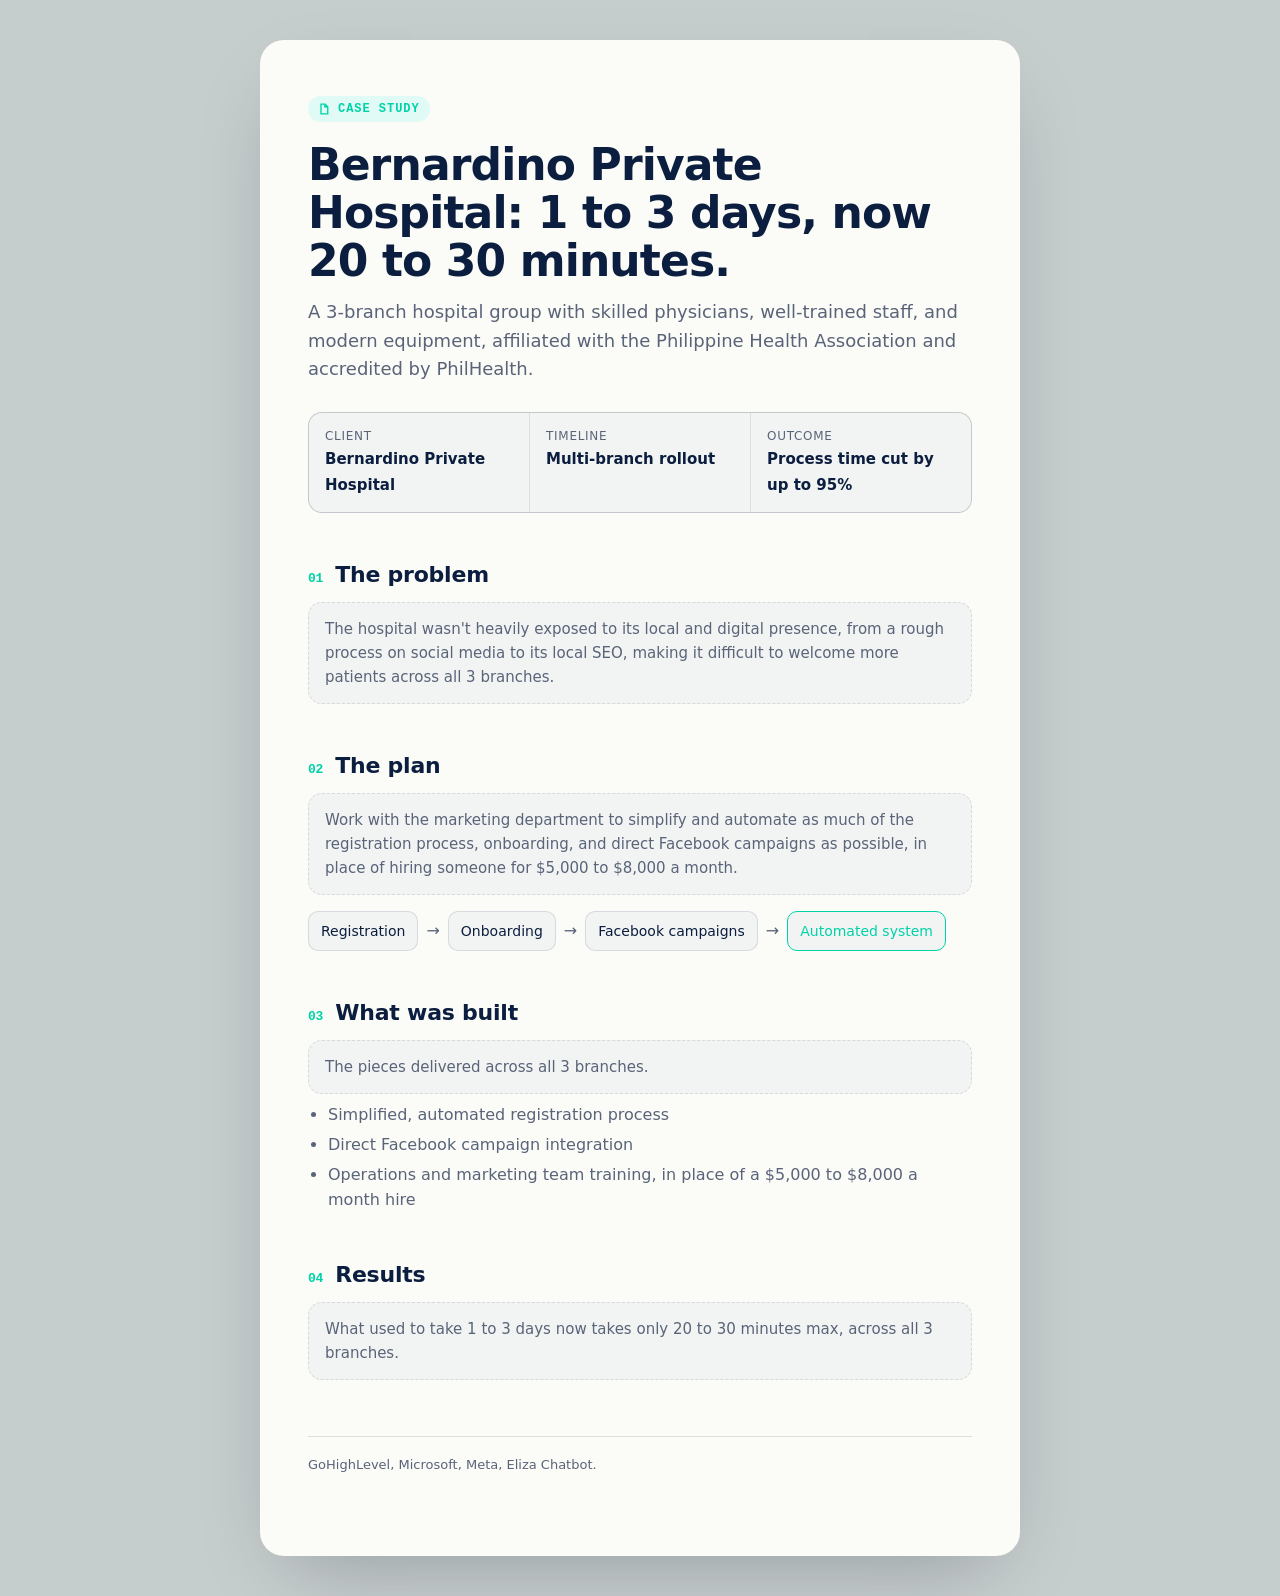
<file: public/placeholders/bernardino-case-study.html>
<!doctype html>
<html lang="en">
<head>
<meta charset="utf-8">
<meta name="viewport" content="width=device-width, initial-scale=1">
<title>Bernardino Private Hospital - Case study</title>
<meta name="robots" content="noindex">
<style>
  :root {
    --page: #c6cdcd;
    --paper: #fbfbf7;
    --ink: #0b1e3f;
    --muted: #5a6479;
    --line: rgba(11, 30, 63, 0.12);
    --tint: #f2f4f3;
    --accent: #00d2a8;
    --accent-soft: #e0faf5;
    --radius: 14px;
  }
  @media (prefers-color-scheme: dark) {
    :root {
      --page: #070b14;
      --paper: #0b1120;
      --ink: #edf0f6;
      --muted: #a2a6b4;
      --line: rgba(255, 255, 255, 0.09);
      --tint: #161e30;
      --accent-soft: #001511;
    }
  }
  * { box-sizing: border-box; }
  html, body { margin: 0; }
  body {
    background: var(--page);
    color: var(--ink);
    font: 16px/1.6 ui-sans-serif, system-ui, -apple-system, "Segoe UI", sans-serif;
    -webkit-font-smoothing: antialiased;
  }
  .doc {
    max-width: 760px; margin: 40px auto; padding: 56px 48px 80px;
    background: var(--paper); border-radius: 24px;
    box-shadow: 0 30px 80px -30px rgba(6, 12, 26, 0.28);
  }
  @media (max-width: 680px) {
    .doc { margin: 0; border-radius: 0; padding: 40px 20px 60px; box-shadow: none; }
  }
  .tag {
    display: inline-flex; align-items: center; gap: 8px;
    font: 600 12px/1 ui-monospace, SFMono-Regular, Menlo, monospace;
    letter-spacing: .08em; text-transform: uppercase;
    color: var(--accent); background: var(--accent-soft);
    padding: 7px 10px; border-radius: 999px;
  }
  .tag svg { width: 12px; height: 12px; }
  h1 { font-size: clamp(30px, 5vw, 44px); line-height: 1.1; letter-spacing: -.02em; margin: 18px 0 12px; }
  .lede { color: var(--muted); font-size: 18px; margin: 0 0 28px; max-width: 58ch; }
  .meta { display: grid; grid-template-columns: repeat(3, minmax(0, 1fr)); gap: 1px; background: var(--line); border: 1px solid var(--line); border-radius: var(--radius); overflow: hidden; margin-bottom: 44px; }
  .meta div { background: var(--tint); padding: 14px 16px; }
  .meta span { display: block; font-size: 12px; color: var(--muted); text-transform: uppercase; letter-spacing: .06em; }
  .meta b { font-weight: 600; font-size: 15px; }
  h2 { font-size: 22px; letter-spacing: -.01em; margin: 44px 0 10px; display: flex; gap: 12px; align-items: baseline; }
  h2 i { font: 600 13px/1 ui-monospace, SFMono-Regular, Menlo, monospace; font-style: normal; color: var(--accent); }
  p { margin: 0 0 12px; }
  .hint {
    border: 1px dashed var(--line); background: var(--tint);
    border-radius: var(--radius); padding: 14px 16px; color: var(--muted); font-size: 15px;
  }
  .flow { display: flex; flex-wrap: wrap; gap: 8px; margin: 16px 0 4px; }
  .flow span {
    border: 1px solid var(--line); background: var(--tint);
    border-radius: 10px; padding: 8px 12px; font-size: 14px; font-weight: 500;
  }
  .flow span.on { border-color: var(--accent); color: var(--accent); }
  .flow em { align-self: center; color: var(--muted); font-style: normal; }
  ul.list { padding-left: 20px; margin: 8px 0 0; color: var(--muted); }
  ul.list li { margin: 4px 0; }
  footer { margin-top: 56px; padding-top: 18px; border-top: 1px solid var(--line); color: var(--muted); font-size: 13px; }
  @media (max-width: 560px) { .meta { grid-template-columns: 1fr; } }
</style>
</head>
<body>
  <main class="doc">
    <span class="tag">
      <svg viewBox="0 0 16 16" fill="none" stroke="currentColor" stroke-width="1.8" aria-hidden="true"><path d="M4 1.5h5.5L13 5v9.5H4z"/><path d="M9 1.5V5h4"/></svg>
      <span>Case study</span>
    </span>
    <h1>Bernardino Private Hospital: 1 to 3 days, now 20 to 30 minutes.</h1>
    <p class="lede">A 3-branch hospital group with skilled physicians, well-trained staff, and modern equipment, affiliated with the Philippine Health Association and accredited by PhilHealth.</p>

    <div class="meta">
      <div><span>Client</span><b>Bernardino Private Hospital</b></div>
      <div><span>Timeline</span><b>Multi-branch rollout</b></div>
      <div><span>Outcome</span><b>Process time cut by up to 95%</b></div>
    </div>

    <h2><i>01</i>The problem</h2>
    <div class="hint">The hospital wasn't heavily exposed to its local and digital presence, from a rough process on social media to its local SEO, making it difficult to welcome more patients across all 3 branches.</div>

    <h2><i>02</i>The plan</h2>
    <p class="hint">Work with the marketing department to simplify and automate as much of the registration process, onboarding, and direct Facebook campaigns as possible, in place of hiring someone for $5,000 to $8,000 a month.</p>
    <div class="flow" aria-label="Example flow">
      <span>Registration</span><em>&rarr;</em>
      <span>Onboarding</span><em>&rarr;</em>
      <span>Facebook campaigns</span><em>&rarr;</em>
      <span class="on">Automated system</span>
    </div>

    <h2><i>03</i>What was built</h2>
    <div class="hint">The pieces delivered across all 3 branches.</div>
    <ul class="list">
      <li>Simplified, automated registration process</li>
      <li>Direct Facebook campaign integration</li>
      <li>Operations and marketing team training, in place of a $5,000 to $8,000 a month hire</li>
    </ul>

    <h2><i>04</i>Results</h2>
    <div class="hint">What used to take 1 to 3 days now takes only 20 to 30 minutes max, across all 3 branches.</div>

    <footer>GoHighLevel, Microsoft, Meta, Eliza Chatbot.</footer>
  </main>
</body>
</html>
</file>
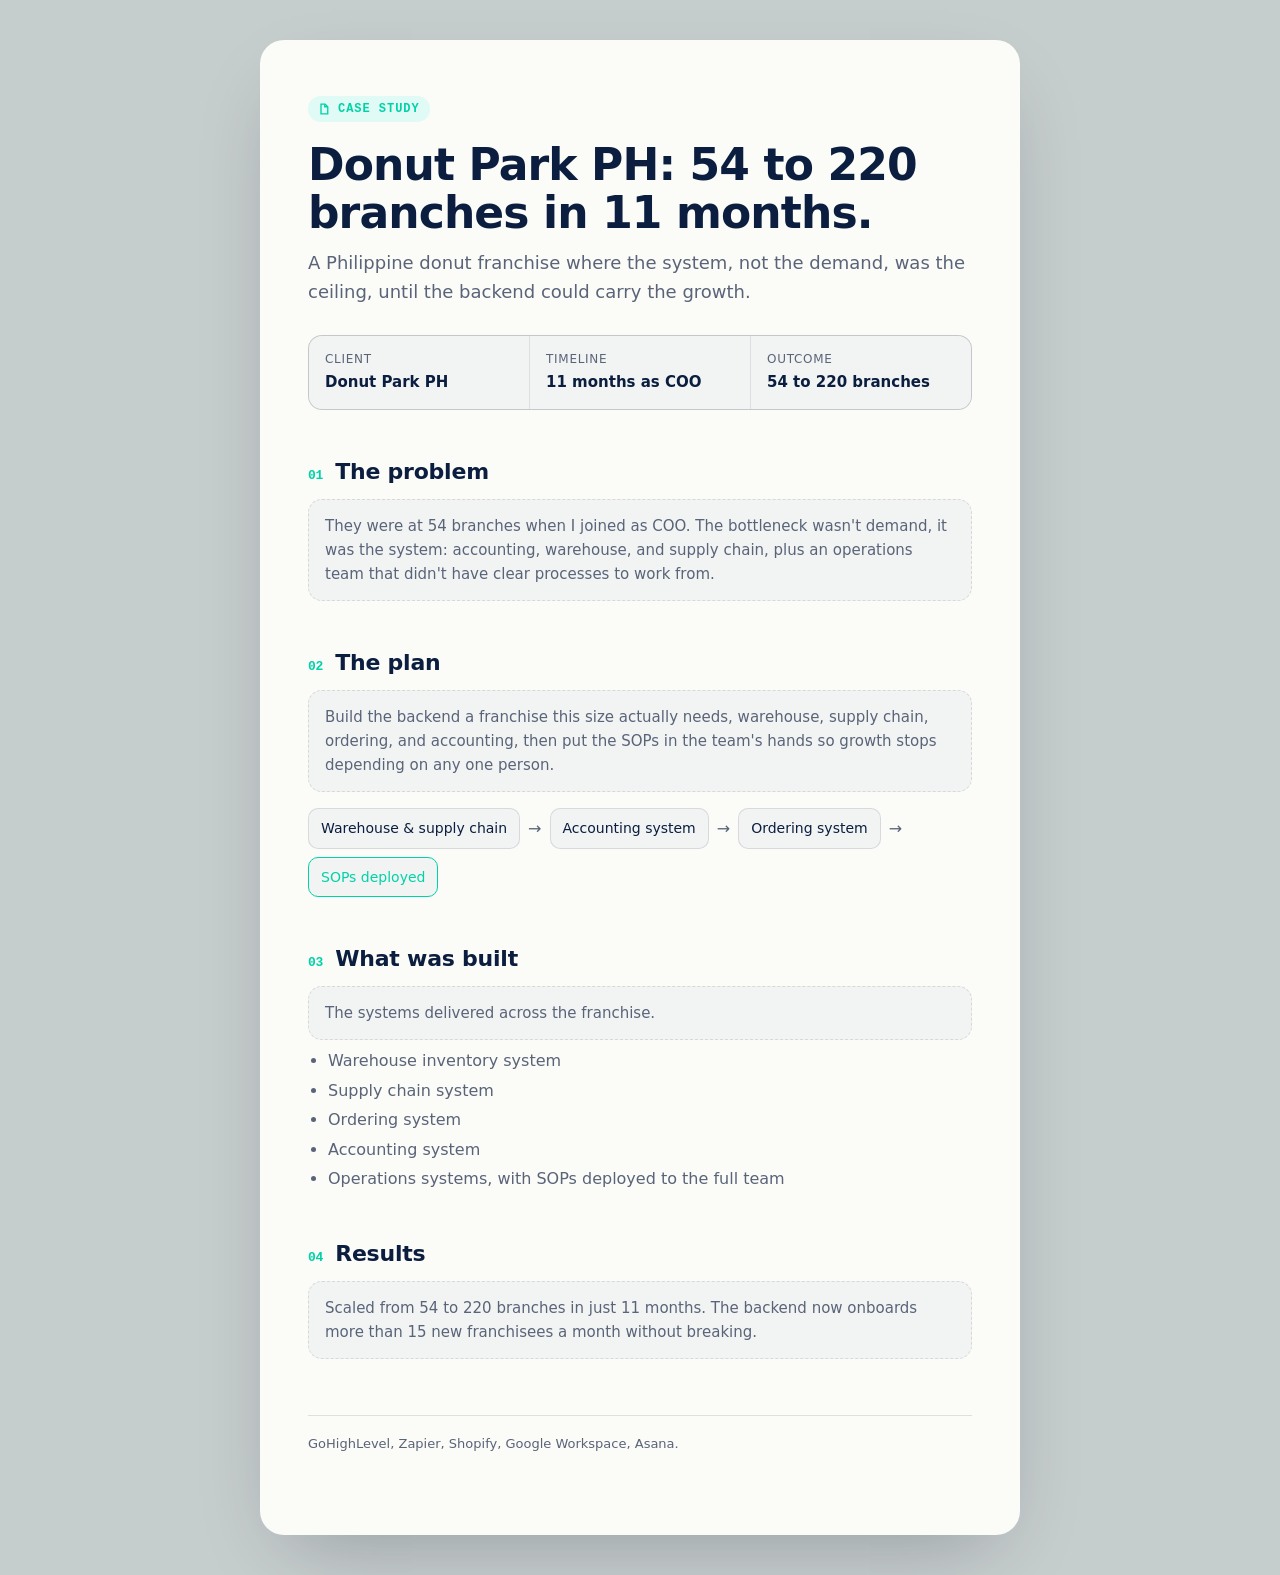
<file: public/placeholders/donut-park-case-study.html>
<!doctype html>
<html lang="en">
<head>
<meta charset="utf-8">
<meta name="viewport" content="width=device-width, initial-scale=1">
<title>Donut Park PH - Case study</title>
<meta name="robots" content="noindex">
<style>
  :root {
    --page: #c6cdcd;
    --paper: #fbfbf7;
    --ink: #0b1e3f;
    --muted: #5a6479;
    --line: rgba(11, 30, 63, 0.12);
    --tint: #f2f4f3;
    --accent: #00d2a8;
    --accent-soft: #e0faf5;
    --radius: 14px;
  }
  @media (prefers-color-scheme: dark) {
    :root {
      --page: #070b14;
      --paper: #0b1120;
      --ink: #edf0f6;
      --muted: #a2a6b4;
      --line: rgba(255, 255, 255, 0.09);
      --tint: #161e30;
      --accent-soft: #001511;
    }
  }
  * { box-sizing: border-box; }
  html, body { margin: 0; }
  body {
    background: var(--page);
    color: var(--ink);
    font: 16px/1.6 ui-sans-serif, system-ui, -apple-system, "Segoe UI", sans-serif;
    -webkit-font-smoothing: antialiased;
  }
  .doc {
    max-width: 760px; margin: 40px auto; padding: 56px 48px 80px;
    background: var(--paper); border-radius: 24px;
    box-shadow: 0 30px 80px -30px rgba(6, 12, 26, 0.28);
  }
  @media (max-width: 680px) {
    .doc { margin: 0; border-radius: 0; padding: 40px 20px 60px; box-shadow: none; }
  }
  .tag {
    display: inline-flex; align-items: center; gap: 8px;
    font: 600 12px/1 ui-monospace, SFMono-Regular, Menlo, monospace;
    letter-spacing: .08em; text-transform: uppercase;
    color: var(--accent); background: var(--accent-soft);
    padding: 7px 10px; border-radius: 999px;
  }
  .tag svg { width: 12px; height: 12px; }
  h1 { font-size: clamp(30px, 5vw, 44px); line-height: 1.1; letter-spacing: -.02em; margin: 18px 0 12px; }
  .lede { color: var(--muted); font-size: 18px; margin: 0 0 28px; max-width: 58ch; }
  .meta { display: grid; grid-template-columns: repeat(3, minmax(0, 1fr)); gap: 1px; background: var(--line); border: 1px solid var(--line); border-radius: var(--radius); overflow: hidden; margin-bottom: 44px; }
  .meta div { background: var(--tint); padding: 14px 16px; }
  .meta span { display: block; font-size: 12px; color: var(--muted); text-transform: uppercase; letter-spacing: .06em; }
  .meta b { font-weight: 600; font-size: 15px; }
  h2 { font-size: 22px; letter-spacing: -.01em; margin: 44px 0 10px; display: flex; gap: 12px; align-items: baseline; }
  h2 i { font: 600 13px/1 ui-monospace, SFMono-Regular, Menlo, monospace; font-style: normal; color: var(--accent); }
  p { margin: 0 0 12px; }
  .hint {
    border: 1px dashed var(--line); background: var(--tint);
    border-radius: var(--radius); padding: 14px 16px; color: var(--muted); font-size: 15px;
  }
  .flow { display: flex; flex-wrap: wrap; gap: 8px; margin: 16px 0 4px; }
  .flow span {
    border: 1px solid var(--line); background: var(--tint);
    border-radius: 10px; padding: 8px 12px; font-size: 14px; font-weight: 500;
  }
  .flow span.on { border-color: var(--accent); color: var(--accent); }
  .flow em { align-self: center; color: var(--muted); font-style: normal; }
  ul.list { padding-left: 20px; margin: 8px 0 0; color: var(--muted); }
  ul.list li { margin: 4px 0; }
  footer { margin-top: 56px; padding-top: 18px; border-top: 1px solid var(--line); color: var(--muted); font-size: 13px; }
  @media (max-width: 560px) { .meta { grid-template-columns: 1fr; } }
</style>
</head>
<body>
  <main class="doc">
    <span class="tag">
      <svg viewBox="0 0 16 16" fill="none" stroke="currentColor" stroke-width="1.8" aria-hidden="true"><path d="M4 1.5h5.5L13 5v9.5H4z"/><path d="M9 1.5V5h4"/></svg>
      <span>Case study</span>
    </span>
    <h1>Donut Park PH: 54 to 220 branches in 11 months.</h1>
    <p class="lede">A Philippine donut franchise where the system, not the demand, was the ceiling, until the backend could carry the growth.</p>

    <div class="meta">
      <div><span>Client</span><b>Donut Park PH</b></div>
      <div><span>Timeline</span><b>11 months as COO</b></div>
      <div><span>Outcome</span><b>54 to 220 branches</b></div>
    </div>

    <h2><i>01</i>The problem</h2>
    <div class="hint">They were at 54 branches when I joined as COO. The bottleneck wasn't demand, it was the system: accounting, warehouse, and supply chain, plus an operations team that didn't have clear processes to work from.</div>

    <h2><i>02</i>The plan</h2>
    <p class="hint">Build the backend a franchise this size actually needs, warehouse, supply chain, ordering, and accounting, then put the SOPs in the team's hands so growth stops depending on any one person.</p>
    <div class="flow" aria-label="Example flow">
      <span>Warehouse & supply chain</span><em>&rarr;</em>
      <span>Accounting system</span><em>&rarr;</em>
      <span>Ordering system</span><em>&rarr;</em>
      <span class="on">SOPs deployed</span>
    </div>

    <h2><i>03</i>What was built</h2>
    <div class="hint">The systems delivered across the franchise.</div>
    <ul class="list">
      <li>Warehouse inventory system</li>
      <li>Supply chain system</li>
      <li>Ordering system</li>
      <li>Accounting system</li>
      <li>Operations systems, with SOPs deployed to the full team</li>
    </ul>

    <h2><i>04</i>Results</h2>
    <div class="hint">Scaled from 54 to 220 branches in just 11 months. The backend now onboards more than 15 new franchisees a month without breaking.</div>

    <footer>GoHighLevel, Zapier, Shopify, Google Workspace, Asana.</footer>
  </main>
</body>
</html>
</file>
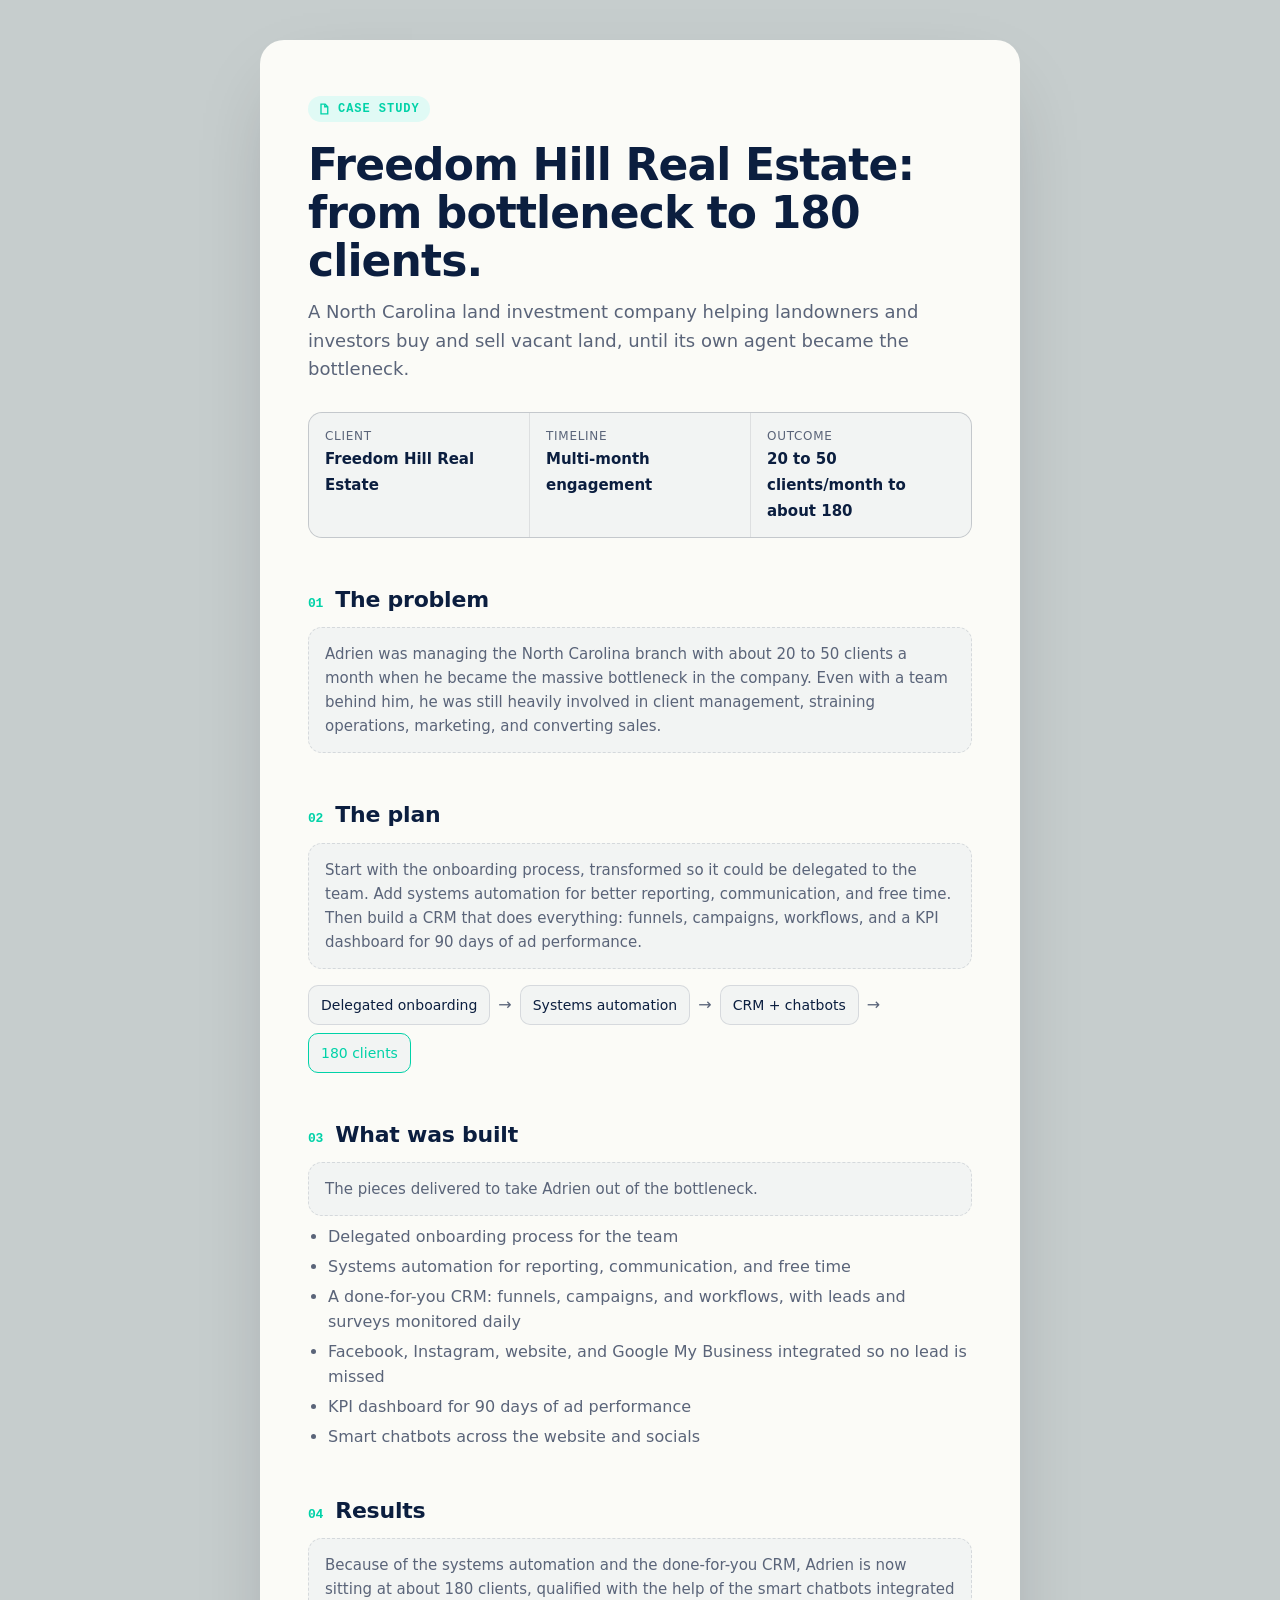
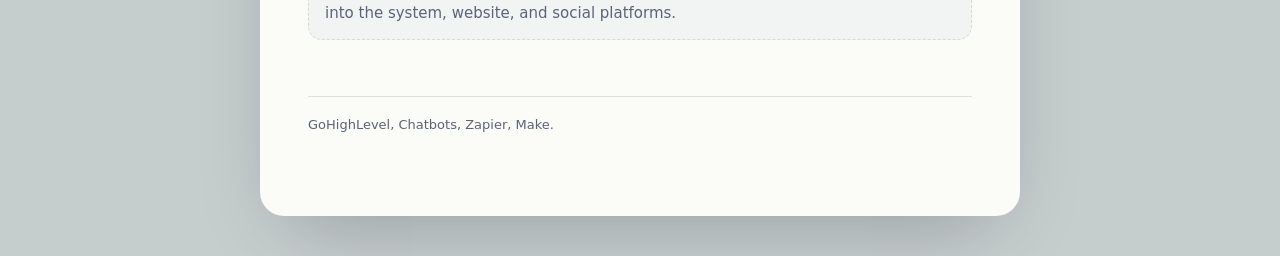
<file: public/placeholders/freedom-hill-case-study.html>
<!doctype html>
<html lang="en">
<head>
<meta charset="utf-8">
<meta name="viewport" content="width=device-width, initial-scale=1">
<title>Freedom Hill Real Estate - Case study</title>
<meta name="robots" content="noindex">
<style>
  :root {
    --page: #c6cdcd;
    --paper: #fbfbf7;
    --ink: #0b1e3f;
    --muted: #5a6479;
    --line: rgba(11, 30, 63, 0.12);
    --tint: #f2f4f3;
    --accent: #00d2a8;
    --accent-soft: #e0faf5;
    --radius: 14px;
  }
  @media (prefers-color-scheme: dark) {
    :root {
      --page: #070b14;
      --paper: #0b1120;
      --ink: #edf0f6;
      --muted: #a2a6b4;
      --line: rgba(255, 255, 255, 0.09);
      --tint: #161e30;
      --accent-soft: #001511;
    }
  }
  * { box-sizing: border-box; }
  html, body { margin: 0; }
  body {
    background: var(--page);
    color: var(--ink);
    font: 16px/1.6 ui-sans-serif, system-ui, -apple-system, "Segoe UI", sans-serif;
    -webkit-font-smoothing: antialiased;
  }
  .doc {
    max-width: 760px; margin: 40px auto; padding: 56px 48px 80px;
    background: var(--paper); border-radius: 24px;
    box-shadow: 0 30px 80px -30px rgba(6, 12, 26, 0.28);
  }
  @media (max-width: 680px) {
    .doc { margin: 0; border-radius: 0; padding: 40px 20px 60px; box-shadow: none; }
  }
  .tag {
    display: inline-flex; align-items: center; gap: 8px;
    font: 600 12px/1 ui-monospace, SFMono-Regular, Menlo, monospace;
    letter-spacing: .08em; text-transform: uppercase;
    color: var(--accent); background: var(--accent-soft);
    padding: 7px 10px; border-radius: 999px;
  }
  .tag svg { width: 12px; height: 12px; }
  h1 { font-size: clamp(30px, 5vw, 44px); line-height: 1.1; letter-spacing: -.02em; margin: 18px 0 12px; }
  .lede { color: var(--muted); font-size: 18px; margin: 0 0 28px; max-width: 58ch; }
  .meta { display: grid; grid-template-columns: repeat(3, minmax(0, 1fr)); gap: 1px; background: var(--line); border: 1px solid var(--line); border-radius: var(--radius); overflow: hidden; margin-bottom: 44px; }
  .meta div { background: var(--tint); padding: 14px 16px; }
  .meta span { display: block; font-size: 12px; color: var(--muted); text-transform: uppercase; letter-spacing: .06em; }
  .meta b { font-weight: 600; font-size: 15px; }
  h2 { font-size: 22px; letter-spacing: -.01em; margin: 44px 0 10px; display: flex; gap: 12px; align-items: baseline; }
  h2 i { font: 600 13px/1 ui-monospace, SFMono-Regular, Menlo, monospace; font-style: normal; color: var(--accent); }
  p { margin: 0 0 12px; }
  .hint {
    border: 1px dashed var(--line); background: var(--tint);
    border-radius: var(--radius); padding: 14px 16px; color: var(--muted); font-size: 15px;
  }
  .flow { display: flex; flex-wrap: wrap; gap: 8px; margin: 16px 0 4px; }
  .flow span {
    border: 1px solid var(--line); background: var(--tint);
    border-radius: 10px; padding: 8px 12px; font-size: 14px; font-weight: 500;
  }
  .flow span.on { border-color: var(--accent); color: var(--accent); }
  .flow em { align-self: center; color: var(--muted); font-style: normal; }
  ul.list { padding-left: 20px; margin: 8px 0 0; color: var(--muted); }
  ul.list li { margin: 4px 0; }
  footer { margin-top: 56px; padding-top: 18px; border-top: 1px solid var(--line); color: var(--muted); font-size: 13px; }
  @media (max-width: 560px) { .meta { grid-template-columns: 1fr; } }
</style>
</head>
<body>
  <main class="doc">
    <span class="tag">
      <svg viewBox="0 0 16 16" fill="none" stroke="currentColor" stroke-width="1.8" aria-hidden="true"><path d="M4 1.5h5.5L13 5v9.5H4z"/><path d="M9 1.5V5h4"/></svg>
      <span>Case study</span>
    </span>
    <h1>Freedom Hill Real Estate: from bottleneck to 180 clients.</h1>
    <p class="lede">A North Carolina land investment company helping landowners and investors buy and sell vacant land, until its own agent became the bottleneck.</p>

    <div class="meta">
      <div><span>Client</span><b>Freedom Hill Real Estate</b></div>
      <div><span>Timeline</span><b>Multi-month engagement</b></div>
      <div><span>Outcome</span><b>20 to 50 clients/month to about 180</b></div>
    </div>

    <h2><i>01</i>The problem</h2>
    <div class="hint">Adrien was managing the North Carolina branch with about 20 to 50 clients a month when he became the massive bottleneck in the company. Even with a team behind him, he was still heavily involved in client management, straining operations, marketing, and converting sales.</div>

    <h2><i>02</i>The plan</h2>
    <p class="hint">Start with the onboarding process, transformed so it could be delegated to the team. Add systems automation for better reporting, communication, and free time. Then build a CRM that does everything: funnels, campaigns, workflows, and a KPI dashboard for 90 days of ad performance.</p>
    <div class="flow" aria-label="Example flow">
      <span>Delegated onboarding</span><em>&rarr;</em>
      <span>Systems automation</span><em>&rarr;</em>
      <span>CRM + chatbots</span><em>&rarr;</em>
      <span class="on">180 clients</span>
    </div>

    <h2><i>03</i>What was built</h2>
    <div class="hint">The pieces delivered to take Adrien out of the bottleneck.</div>
    <ul class="list">
      <li>Delegated onboarding process for the team</li>
      <li>Systems automation for reporting, communication, and free time</li>
      <li>A done-for-you CRM: funnels, campaigns, and workflows, with leads and surveys monitored daily</li>
      <li>Facebook, Instagram, website, and Google My Business integrated so no lead is missed</li>
      <li>KPI dashboard for 90 days of ad performance</li>
      <li>Smart chatbots across the website and socials</li>
    </ul>

    <h2><i>04</i>Results</h2>
    <div class="hint">Because of the systems automation and the done-for-you CRM, Adrien is now sitting at about 180 clients, qualified with the help of the smart chatbots integrated into the system, website, and social platforms.</div>

    <footer>GoHighLevel, Chatbots, Zapier, Make.</footer>
  </main>
</body>
</html>
</file>
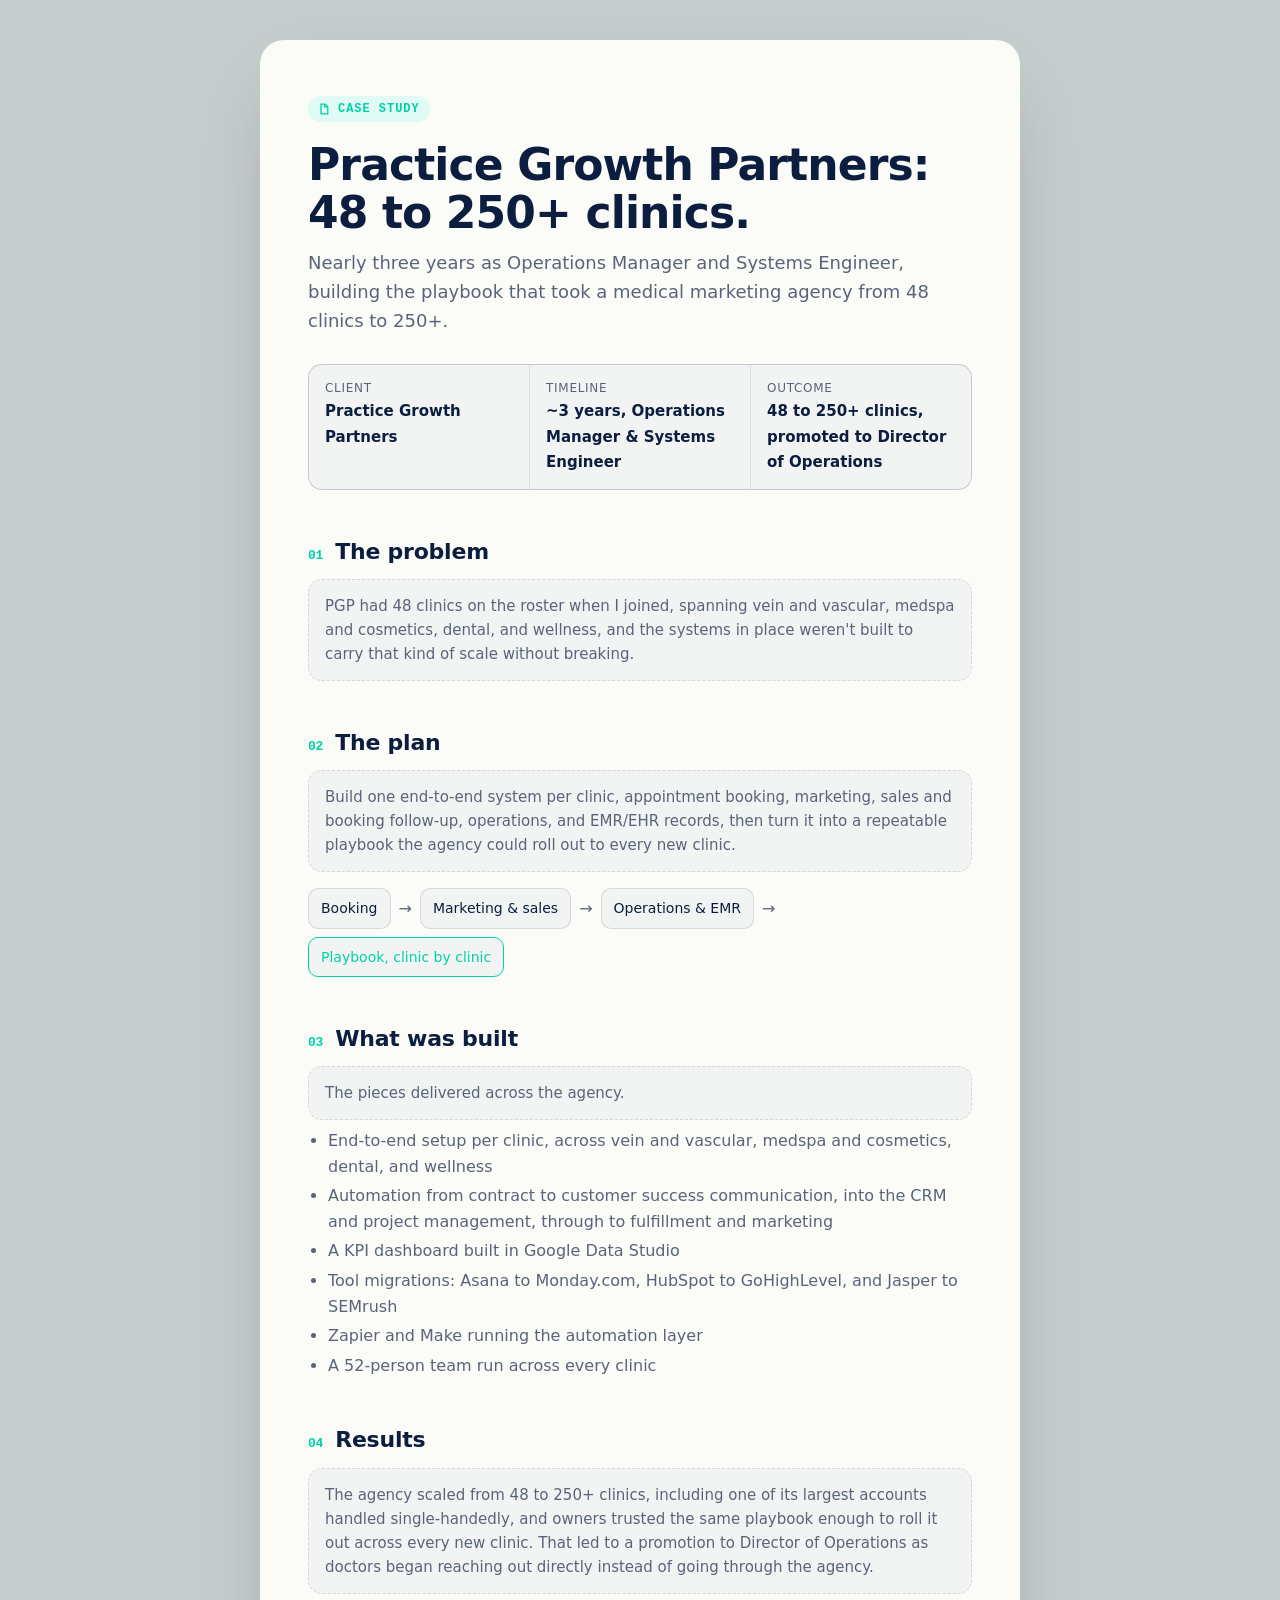
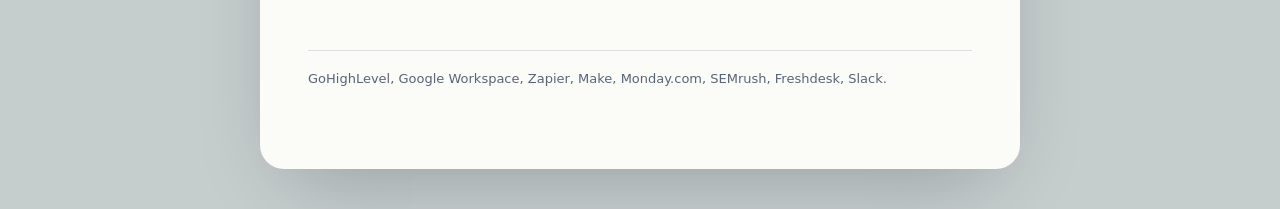
<file: public/placeholders/sample-plan.html>
<!doctype html>
<html lang="en">
<head>
<meta charset="utf-8">
<meta name="viewport" content="width=device-width, initial-scale=1">
<title>Sample Document - Placeholder</title>
<meta name="robots" content="noindex">
<style>
  :root {
    --page: #c6cdcd;
    --paper: #fbfbf7;
    --ink: #0b1e3f;
    --muted: #5a6479;
    --line: rgba(11, 30, 63, 0.12);
    --tint: #f2f4f3;
    --accent: #00d2a8;
    --accent-soft: #e0faf5;
    --radius: 14px;
  }
  @media (prefers-color-scheme: dark) {
    :root {
      --page: #070b14;
      --paper: #0b1120;
      --ink: #edf0f6;
      --muted: #a2a6b4;
      --line: rgba(255, 255, 255, 0.09);
      --tint: #161e30;
      --accent-soft: #001511;
    }
  }
  * { box-sizing: border-box; }
  html, body { margin: 0; }
  body {
    background: var(--page);
    color: var(--ink);
    font: 16px/1.6 ui-sans-serif, system-ui, -apple-system, "Segoe UI", sans-serif;
    -webkit-font-smoothing: antialiased;
  }
  .doc {
    max-width: 760px; margin: 40px auto; padding: 56px 48px 80px;
    background: var(--paper); border-radius: 24px;
    box-shadow: 0 30px 80px -30px rgba(6, 12, 26, 0.28);
  }
  @media (max-width: 680px) {
    .doc { margin: 0; border-radius: 0; padding: 40px 20px 60px; box-shadow: none; }
  }
  .tag {
    display: inline-flex; align-items: center; gap: 8px;
    font: 600 12px/1 ui-monospace, SFMono-Regular, Menlo, monospace;
    letter-spacing: .08em; text-transform: uppercase;
    color: var(--accent); background: var(--accent-soft);
    padding: 7px 10px; border-radius: 999px;
  }
  .tag svg { width: 12px; height: 12px; }
  h1 { font-size: clamp(30px, 5vw, 44px); line-height: 1.1; letter-spacing: -.02em; margin: 18px 0 12px; }
  .lede { color: var(--muted); font-size: 18px; margin: 0 0 28px; max-width: 58ch; }
  .meta { display: grid; grid-template-columns: repeat(3, minmax(0, 1fr)); gap: 1px; background: var(--line); border: 1px solid var(--line); border-radius: var(--radius); overflow: hidden; margin-bottom: 44px; }
  .meta div { background: var(--tint); padding: 14px 16px; }
  .meta span { display: block; font-size: 12px; color: var(--muted); text-transform: uppercase; letter-spacing: .06em; }
  .meta b { font-weight: 600; font-size: 15px; }
  h2 { font-size: 22px; letter-spacing: -.01em; margin: 44px 0 10px; display: flex; gap: 12px; align-items: baseline; }
  h2 i { font: 600 13px/1 ui-monospace, SFMono-Regular, Menlo, monospace; font-style: normal; color: var(--accent); }
  p { margin: 0 0 12px; }
  .hint {
    border: 1px dashed var(--line); background: var(--tint);
    border-radius: var(--radius); padding: 14px 16px; color: var(--muted); font-size: 15px;
  }
  .hint strong { color: var(--ink); }
  .flow { display: flex; flex-wrap: wrap; gap: 8px; margin: 16px 0 4px; }
  .flow span {
    border: 1px solid var(--line); background: var(--tint);
    border-radius: 10px; padding: 8px 12px; font-size: 14px; font-weight: 500;
  }
  .flow span.on { border-color: var(--accent); color: var(--accent); }
  .flow em { align-self: center; color: var(--muted); font-style: normal; }
  ul.list { padding-left: 20px; margin: 8px 0 0; color: var(--muted); }
  ul.list li { margin: 4px 0; }
  footer { margin-top: 56px; padding-top: 18px; border-top: 1px solid var(--line); color: var(--muted); font-size: 13px; }
  @media (max-width: 560px) { .meta { grid-template-columns: 1fr; } }
</style>
</head>
<body>
  <main class="doc">
    <span class="tag">
      <svg viewBox="0 0 16 16" fill="none" stroke="currentColor" stroke-width="1.8" aria-hidden="true"><path d="M4 1.5h5.5L13 5v9.5H4z"/><path d="M9 1.5V5h4"/></svg>
      <span>Case study</span>
    </span>
    <h1>Practice Growth Partners: 48 to 250+ clinics.</h1>
    <p class="lede">Nearly three years as Operations Manager and Systems Engineer, building the playbook that took a medical marketing agency from 48 clinics to 250+.</p>

    <div class="meta">
      <div><span>Client</span><b>Practice Growth Partners</b></div>
      <div><span>Timeline</span><b>~3 years, Operations Manager & Systems Engineer</b></div>
      <div><span>Outcome</span><b>48 to 250+ clinics, promoted to Director of Operations</b></div>
    </div>

    <h2><i>01</i>The problem</h2>
    <div class="hint">PGP had 48 clinics on the roster when I joined, spanning vein and vascular, medspa and cosmetics, dental, and wellness, and the systems in place weren't built to carry that kind of scale without breaking.</div>

    <h2><i>02</i>The plan</h2>
    <p class="hint">Build one end-to-end system per clinic, appointment booking, marketing, sales and booking follow-up, operations, and EMR/EHR records, then turn it into a repeatable playbook the agency could roll out to every new clinic.</p>
    <div class="flow" aria-label="Example flow">
      <span>Booking</span><em>&rarr;</em>
      <span>Marketing & sales</span><em>&rarr;</em>
      <span>Operations & EMR</span><em>&rarr;</em>
      <span class="on">Playbook, clinic by clinic</span>
    </div>

    <h2><i>03</i>What was built</h2>
    <div class="hint">The pieces delivered across the agency.</div>
    <ul class="list">
      <li>End-to-end setup per clinic, across vein and vascular, medspa and cosmetics, dental, and wellness</li>
      <li>Automation from contract to customer success communication, into the CRM and project management, through to fulfillment and marketing</li>
      <li>A KPI dashboard built in Google Data Studio</li>
      <li>Tool migrations: Asana to Monday.com, HubSpot to GoHighLevel, and Jasper to SEMrush</li>
      <li>Zapier and Make running the automation layer</li>
      <li>A 52-person team run across every clinic</li>
    </ul>

    <h2><i>04</i>Results</h2>
    <div class="hint">The agency scaled from 48 to 250+ clinics, including one of its largest accounts handled single-handedly, and owners trusted the same playbook enough to roll it out across every new clinic. That led to a promotion to Director of Operations as doctors began reaching out directly instead of going through the agency.</div>

    <footer>GoHighLevel, Google Workspace, Zapier, Make, Monday.com, SEMrush, Freshdesk, Slack.</footer>
  </main>
</body>
</html>
</file>
